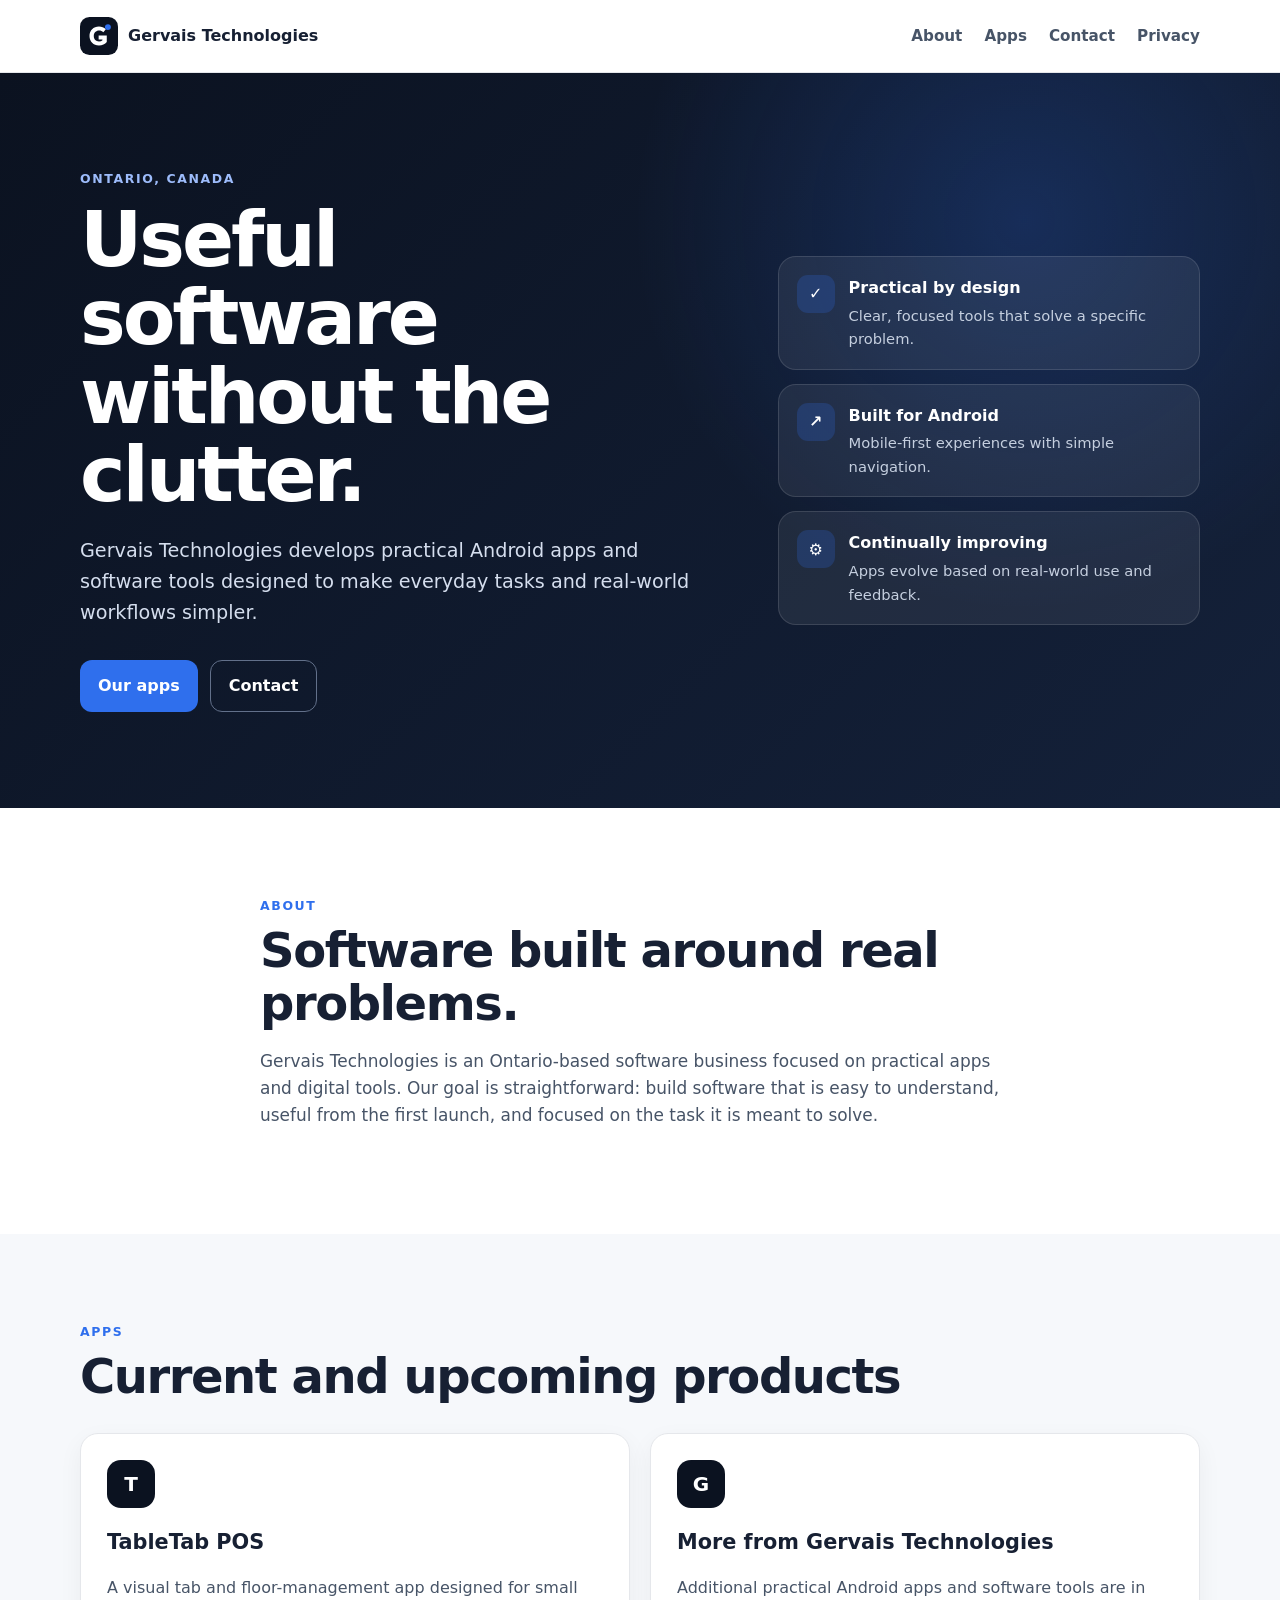
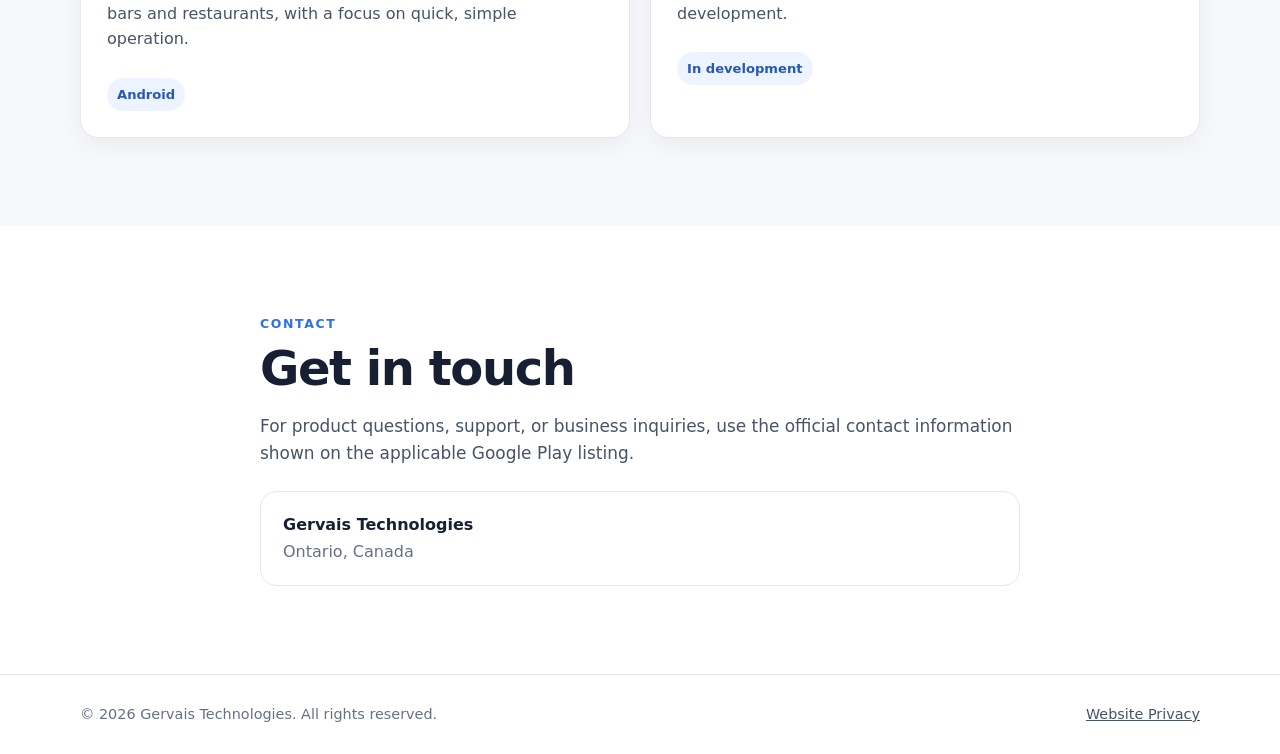
<file: index.html>
<!doctype html>
<html lang="en">
<head>
  <meta charset="utf-8">
  <meta name="viewport" content="width=device-width, initial-scale=1">
  <title>Gervais Technologies | Practical Software & Android Apps</title>
  <meta name="description" content="Gervais Technologies develops practical Android apps and software tools focused on simple, useful solutions for everyday and professional workflows.">
  <meta name="theme-color" content="#111827">
  <!-- GOOGLE SEARCH CONSOLE:
       If Google gives you an HTML meta verification tag, paste it here in the <head>. -->
  <link rel="icon" href="assets/logo.svg" type="image/svg+xml">
  <link rel="stylesheet" href="styles.css">
</head>
<body>
  <header class="site-header">
    <div class="wrap nav">
      <a class="brand" href="#top" aria-label="Gervais Technologies home">
        <img src="assets/logo.svg" alt="" class="logo">
        <span>Gervais Technologies</span>
      </a>
      <nav aria-label="Main navigation">
        <a href="#about">About</a>
        <a href="#apps">Apps</a>
        <a href="#contact">Contact</a>
        <a href="privacy.html">Privacy</a>
      </nav>
    </div>
  </header>

  <main id="top">
    <section class="hero">
      <div class="wrap hero-grid">
        <div>
          <div class="eyebrow">Ontario, Canada</div>
          <h1>Useful software without the clutter.</h1>
          <p class="lead">
            Gervais Technologies develops practical Android apps and software tools
            designed to make everyday tasks and real-world workflows simpler.
          </p>
          <div class="actions">
            <a class="button primary" href="#apps">Our apps</a>
            <a class="button secondary" href="#contact">Contact</a>
          </div>
        </div>
        <div class="hero-card" aria-hidden="true">
          <div class="mini-card">
            <div class="mini-icon">✓</div>
            <div>
              <strong>Practical by design</strong>
              <span>Clear, focused tools that solve a specific problem.</span>
            </div>
          </div>
          <div class="mini-card">
            <div class="mini-icon">↗</div>
            <div>
              <strong>Built for Android</strong>
              <span>Mobile-first experiences with simple navigation.</span>
            </div>
          </div>
          <div class="mini-card">
            <div class="mini-icon">⚙</div>
            <div>
              <strong>Continually improving</strong>
              <span>Apps evolve based on real-world use and feedback.</span>
            </div>
          </div>
        </div>
      </div>
    </section>

    <section id="about" class="section">
      <div class="wrap narrow">
        <div class="section-label">About</div>
        <h2>Software built around real problems.</h2>
        <p>
          Gervais Technologies is an Ontario-based software business focused on
          practical apps and digital tools. Our goal is straightforward: build
          software that is easy to understand, useful from the first launch, and
          focused on the task it is meant to solve.
        </p>
      </div>
    </section>

    <section id="apps" class="section alt">
      <div class="wrap">
        <div class="section-label">Apps</div>
        <h2>Current and upcoming products</h2>
        <div class="cards">
          <article class="card">
            <div class="app-mark">T</div>
            <h3>TableTab POS</h3>
            <p>
              A visual tab and floor-management app designed for small bars and
              restaurants, with a focus on quick, simple operation.
            </p>
            <span class="tag">Android</span>
          </article>

          <article class="card">
            <div class="app-mark">G</div>
            <h3>More from Gervais Technologies</h3>
            <p>
              Additional practical Android apps and software tools are in
              development.
            </p>
            <span class="tag">In development</span>
          </article>
        </div>
      </div>
    </section>

    <section id="contact" class="section">
      <div class="wrap narrow">
        <div class="section-label">Contact</div>
        <h2>Get in touch</h2>
        <p>
          For product questions, support, or business inquiries, use the official
          contact information shown on the applicable Google Play listing.
        </p>
        <div class="contact-box">
          <strong>Gervais Technologies</strong>
          <span>Ontario, Canada</span>
        </div>
        <!-- Optional: replace the paragraph above with your public business email
             and phone number once you have them ready. -->
      </div>
    </section>
  </main>

  <footer>
    <div class="wrap footer-row">
      <span>© 2026 Gervais Technologies. All rights reserved.</span>
      <a href="privacy.html">Website Privacy</a>
    </div>
  </footer>
</body>
</html>
</file>
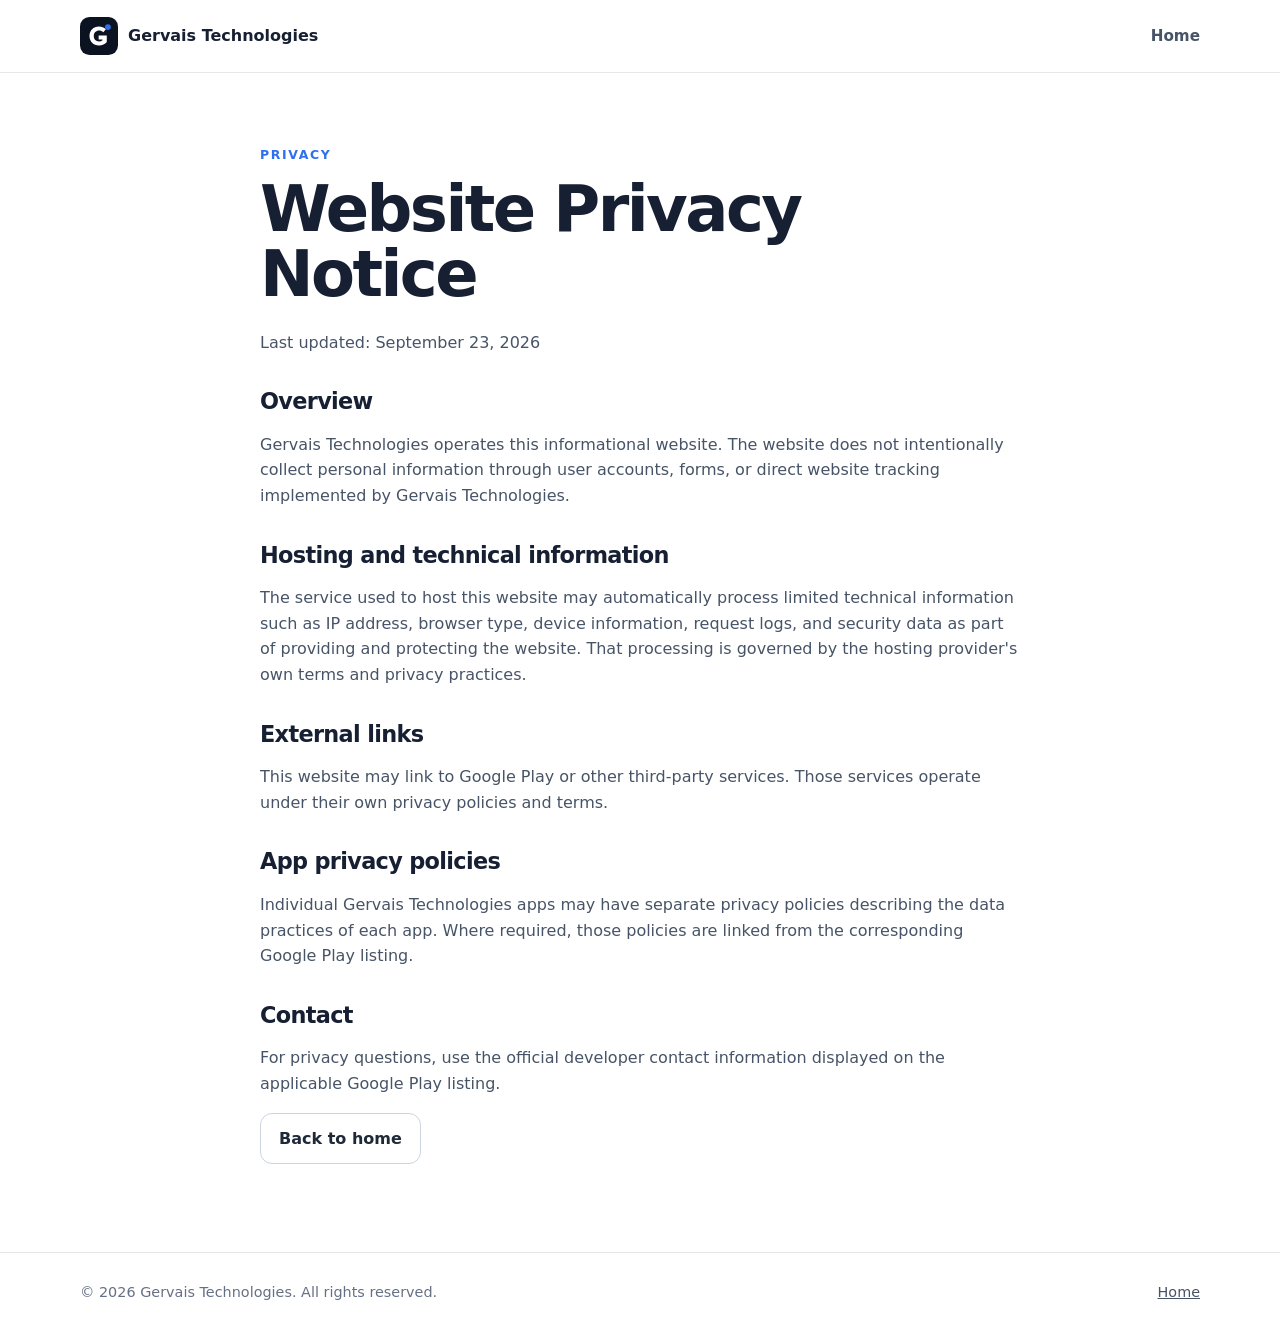
<file: privacy.html>
<!doctype html>
<html lang="en">
<head>
  <meta charset="utf-8">
  <meta name="viewport" content="width=device-width, initial-scale=1">
  <title>Website Privacy | Gervais Technologies</title>
  <meta name="description" content="Website privacy information for Gervais Technologies.">
  <link rel="icon" href="assets/logo.svg" type="image/svg+xml">
  <link rel="stylesheet" href="styles.css">
</head>
<body>
  <header class="site-header">
    <div class="wrap nav">
      <a class="brand" href="index.html">
        <img src="assets/logo.svg" alt="" class="logo">
        <span>Gervais Technologies</span>
      </a>
      <nav aria-label="Main navigation">
        <a href="index.html">Home</a>
      </nav>
    </div>
  </header>

  <main class="legal">
    <div class="wrap narrow">
      <div class="section-label">Privacy</div>
      <h1>Website Privacy Notice</h1>
      <p class="muted">Last updated: September 23, 2026</p>

      <h2>Overview</h2>
      <p>
        Gervais Technologies operates this informational website. The website does
        not intentionally collect personal information through user accounts,
        forms, or direct website tracking implemented by Gervais Technologies.
      </p>

      <h2>Hosting and technical information</h2>
      <p>
        The service used to host this website may automatically process limited
        technical information such as IP address, browser type, device information,
        request logs, and security data as part of providing and protecting the
        website. That processing is governed by the hosting provider's own terms
        and privacy practices.
      </p>

      <h2>External links</h2>
      <p>
        This website may link to Google Play or other third-party services. Those
        services operate under their own privacy policies and terms.
      </p>

      <h2>App privacy policies</h2>
      <p>
        Individual Gervais Technologies apps may have separate privacy policies
        describing the data practices of each app. Where required, those policies
        are linked from the corresponding Google Play listing.
      </p>

      <h2>Contact</h2>
      <p>
        For privacy questions, use the official developer contact information
        displayed on the applicable Google Play listing.
      </p>

      <p><a class="button secondary" href="index.html">Back to home</a></p>
    </div>
  </main>

  <footer>
    <div class="wrap footer-row">
      <span>© 2026 Gervais Technologies. All rights reserved.</span>
      <a href="index.html">Home</a>
    </div>
  </footer>
</body>
</html>
</file>
<file: styles.css>
*{box-sizing:border-box}
:root{
  --bg:#0b1220;
  --surface:#111827;
  --surface2:#f6f8fb;
  --text:#172033;
  --muted:#667085;
  --line:#e5e7eb;
  --white:#fff;
  --accent:#2f6fed;
  --accent-dark:#1f56c6;
}
html{scroll-behavior:smooth}
body{
  margin:0;
  font-family:Inter,system-ui,-apple-system,BlinkMacSystemFont,"Segoe UI",sans-serif;
  color:var(--text);
  background:#fff;
  line-height:1.6;
}
a{color:inherit}
.wrap{width:min(1120px,calc(100% - 40px));margin:0 auto}
.narrow{max-width:760px}
.site-header{
  position:sticky;top:0;z-index:20;
  background:rgba(255,255,255,.94);
  backdrop-filter:blur(12px);
  border-bottom:1px solid var(--line);
}
.nav{height:72px;display:flex;align-items:center;justify-content:space-between;gap:20px}
.brand{display:flex;align-items:center;gap:10px;text-decoration:none;font-weight:750}
.logo{width:38px;height:38px}
nav{display:flex;gap:22px;flex-wrap:wrap}
nav a{text-decoration:none;color:#475467;font-weight:600;font-size:.95rem}
nav a:hover{color:var(--accent)}
.hero{
  background:
    radial-gradient(circle at 80% 20%,rgba(47,111,237,.22),transparent 33%),
    linear-gradient(135deg,#0b1220,#14213a);
  color:var(--white);
  padding:96px 0;
}
.hero-grid{display:grid;grid-template-columns:1.2fr .8fr;gap:64px;align-items:center}
.eyebrow,.section-label{
  font-size:.78rem;font-weight:800;letter-spacing:.13em;text-transform:uppercase;
}
.eyebrow{color:#9dbcfb}
h1{font-size:clamp(2.7rem,6vw,5rem);line-height:1.02;margin:12px 0 22px;letter-spacing:-.04em}
h2{font-size:clamp(2rem,4vw,3rem);line-height:1.1;margin:8px 0 18px;letter-spacing:-.03em}
h3{font-size:1.3rem;margin:18px 0 8px}
.lead{font-size:1.2rem;max-width:700px;color:#d5deee}
.actions{display:flex;gap:12px;margin-top:32px;flex-wrap:wrap}
.button{
  display:inline-flex;align-items:center;justify-content:center;
  padding:12px 18px;border-radius:12px;text-decoration:none;font-weight:750;
}
.primary{background:var(--accent);color:white}
.primary:hover{background:var(--accent-dark)}
.secondary{border:1px solid #cbd5e1;background:white;color:#1f2937}
.hero .secondary{background:transparent;color:white;border-color:#62708a}
.hero-card{display:grid;gap:14px}
.mini-card{
  display:flex;gap:14px;align-items:flex-start;
  padding:18px;border:1px solid rgba(255,255,255,.12);
  background:rgba(255,255,255,.07);border-radius:18px
}
.mini-card strong,.mini-card span{display:block}
.mini-card span{font-size:.92rem;color:#c5cfdf;margin-top:3px}
.mini-icon{
  width:38px;height:38px;display:grid;place-items:center;flex:0 0 38px;
  border-radius:11px;background:rgba(47,111,237,.22);font-weight:900
}
.section{padding:88px 0}
.alt{background:var(--surface2)}
.section-label{color:var(--accent)}
.section p{font-size:1.06rem;color:#475467}
.cards{display:grid;grid-template-columns:repeat(2,minmax(0,1fr));gap:20px;margin-top:30px}
.card{background:white;border:1px solid var(--line);border-radius:18px;padding:26px;box-shadow:0 8px 24px rgba(16,24,40,.05)}
.card p{font-size:1rem}
.app-mark{
  width:48px;height:48px;display:grid;place-items:center;
  background:var(--bg);color:white;border-radius:14px;font-size:1.25rem;font-weight:850
}
.tag{
  display:inline-block;margin-top:10px;padding:6px 10px;border-radius:999px;
  background:#eef4ff;color:#2857b8;font-size:.82rem;font-weight:750
}
.contact-box{
  margin-top:24px;padding:20px 22px;border:1px solid var(--line);
  border-radius:16px;display:flex;flex-direction:column;gap:2px
}
.contact-box span,.muted{color:var(--muted)}
footer{border-top:1px solid var(--line);padding:28px 0;color:#667085;font-size:.9rem}
.footer-row{display:flex;justify-content:space-between;gap:20px;flex-wrap:wrap}
.footer-row a{color:#475467}
.legal{padding:72px 0}
.legal h1{font-size:clamp(2.4rem,5vw,4rem);color:var(--text)}
.legal h2{font-size:1.4rem;margin-top:34px}
.legal p{color:#475467}
@media (max-width:760px){
  .nav{height:auto;min-height:68px;padding:12px 0;align-items:flex-start}
  nav{gap:12px 16px}
  .hero{padding:72px 0}
  .hero-grid{grid-template-columns:1fr;gap:40px}
  .cards{grid-template-columns:1fr}
  .section{padding:64px 0}
}
</file>
